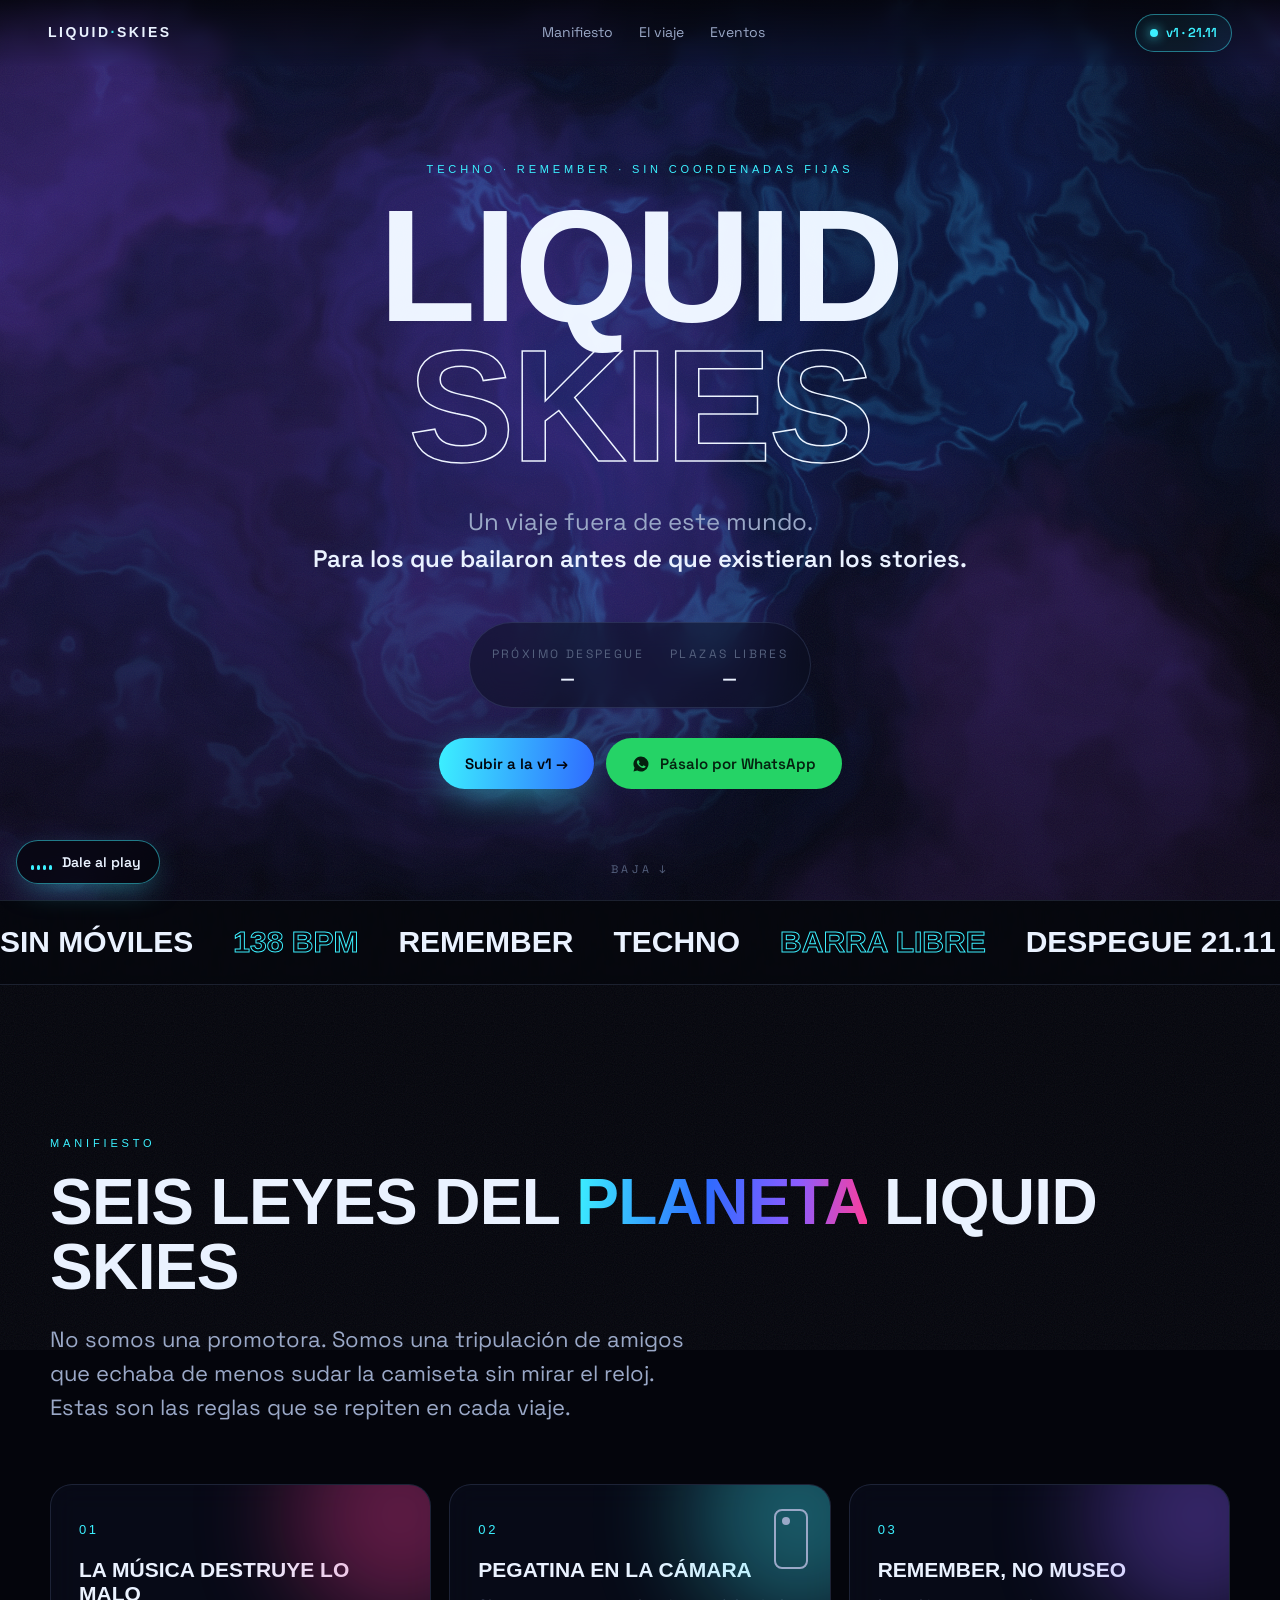
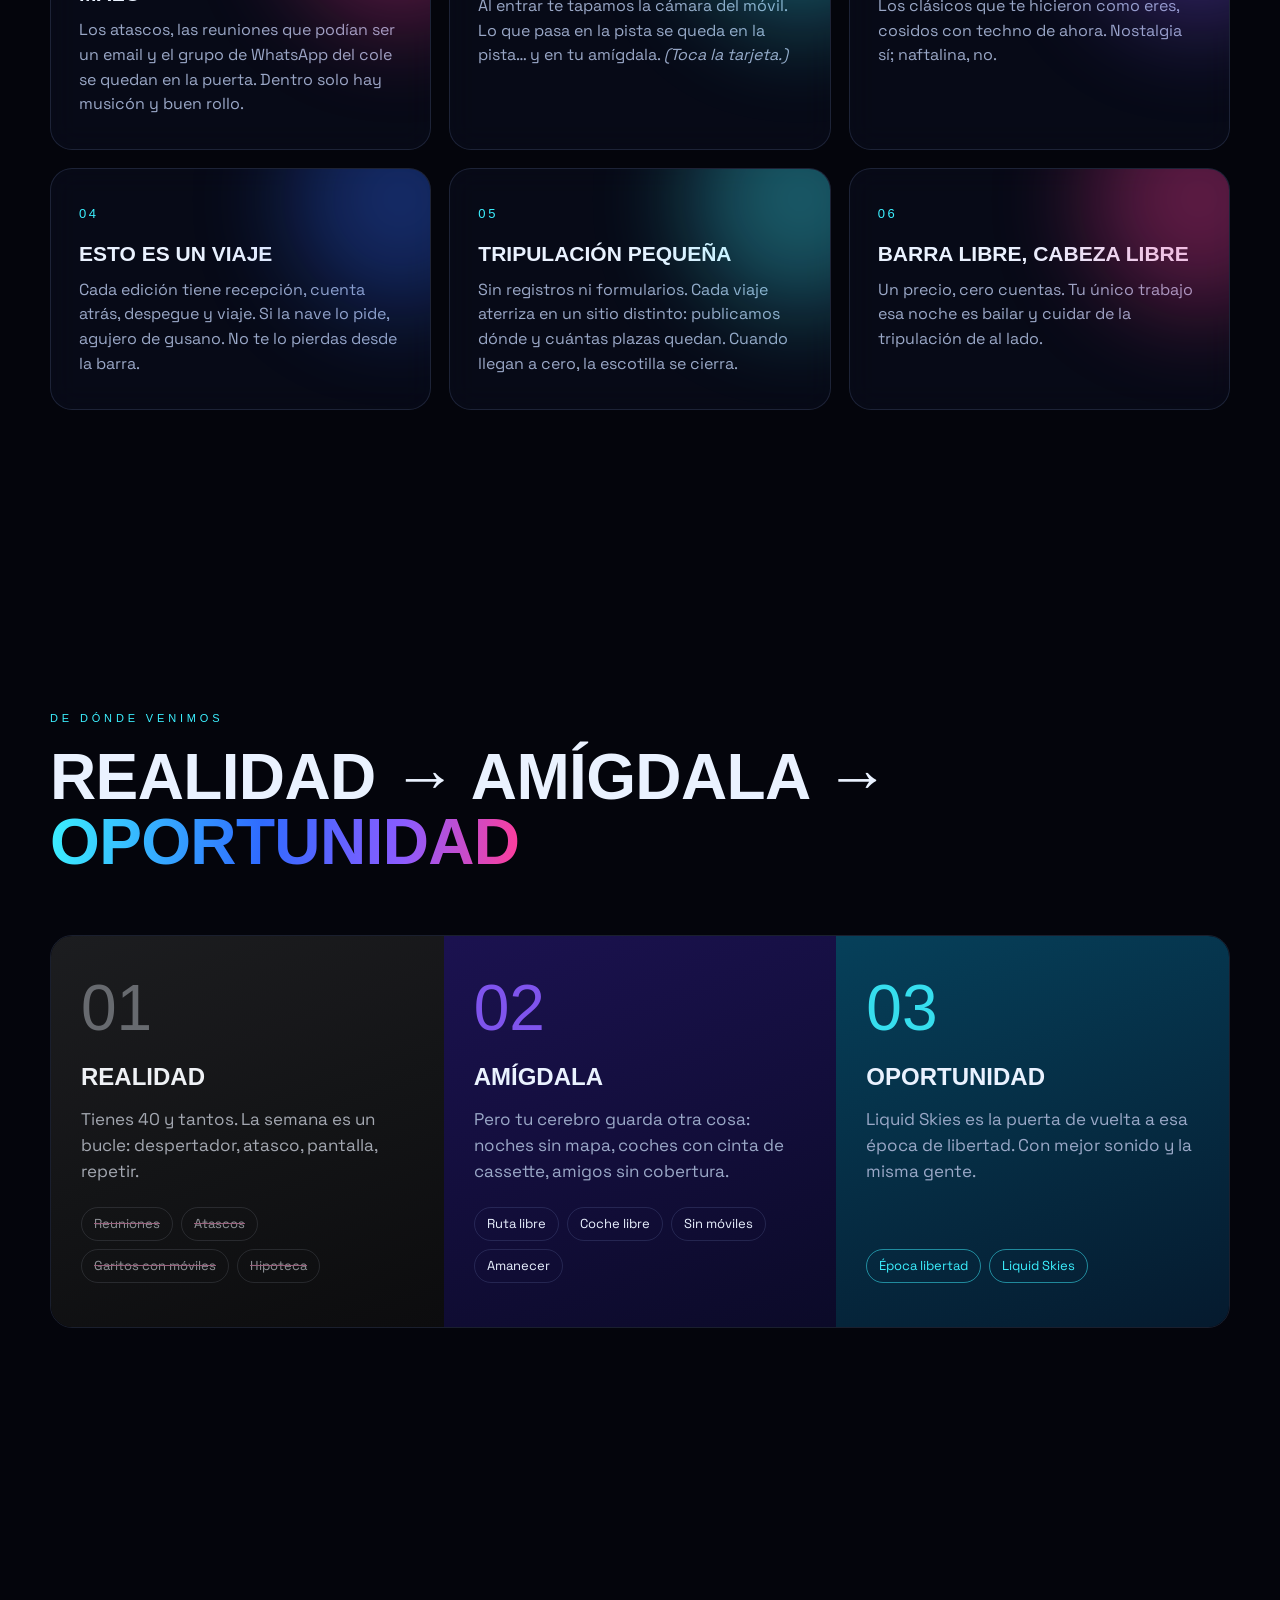
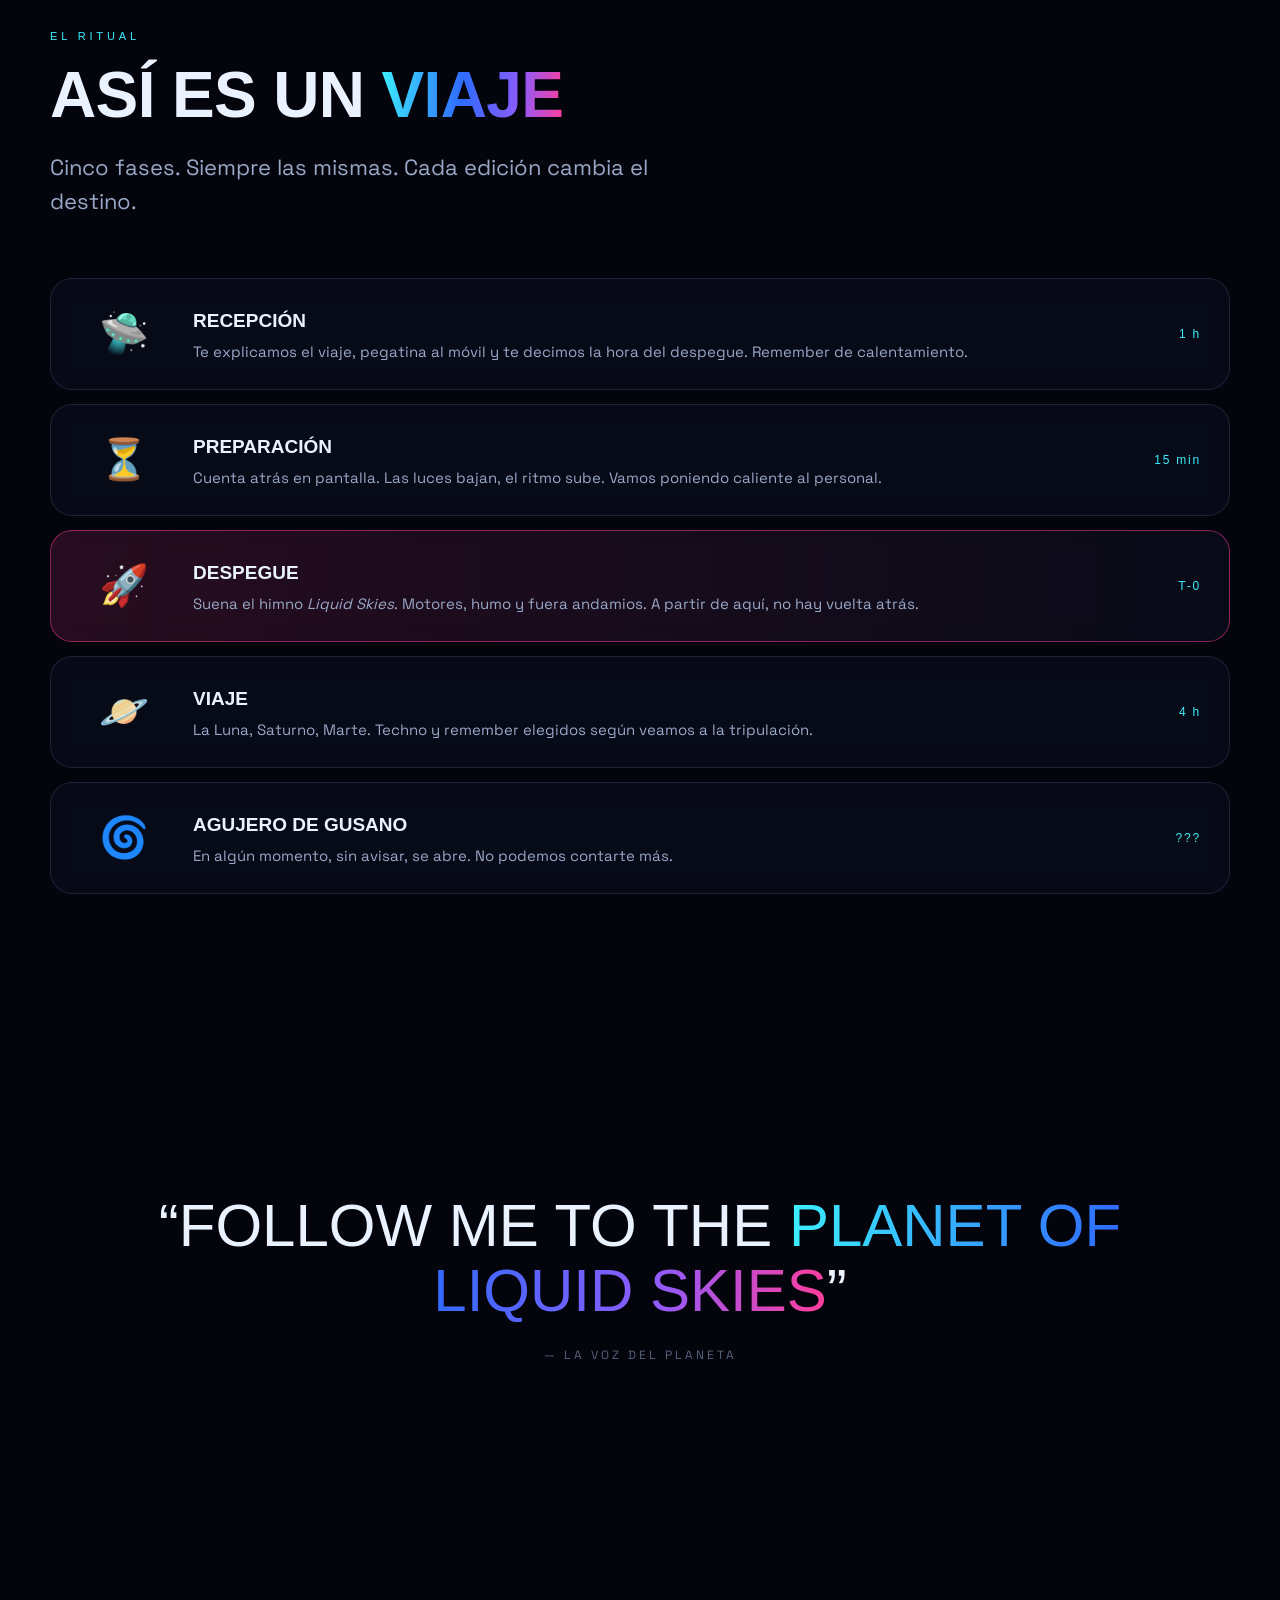
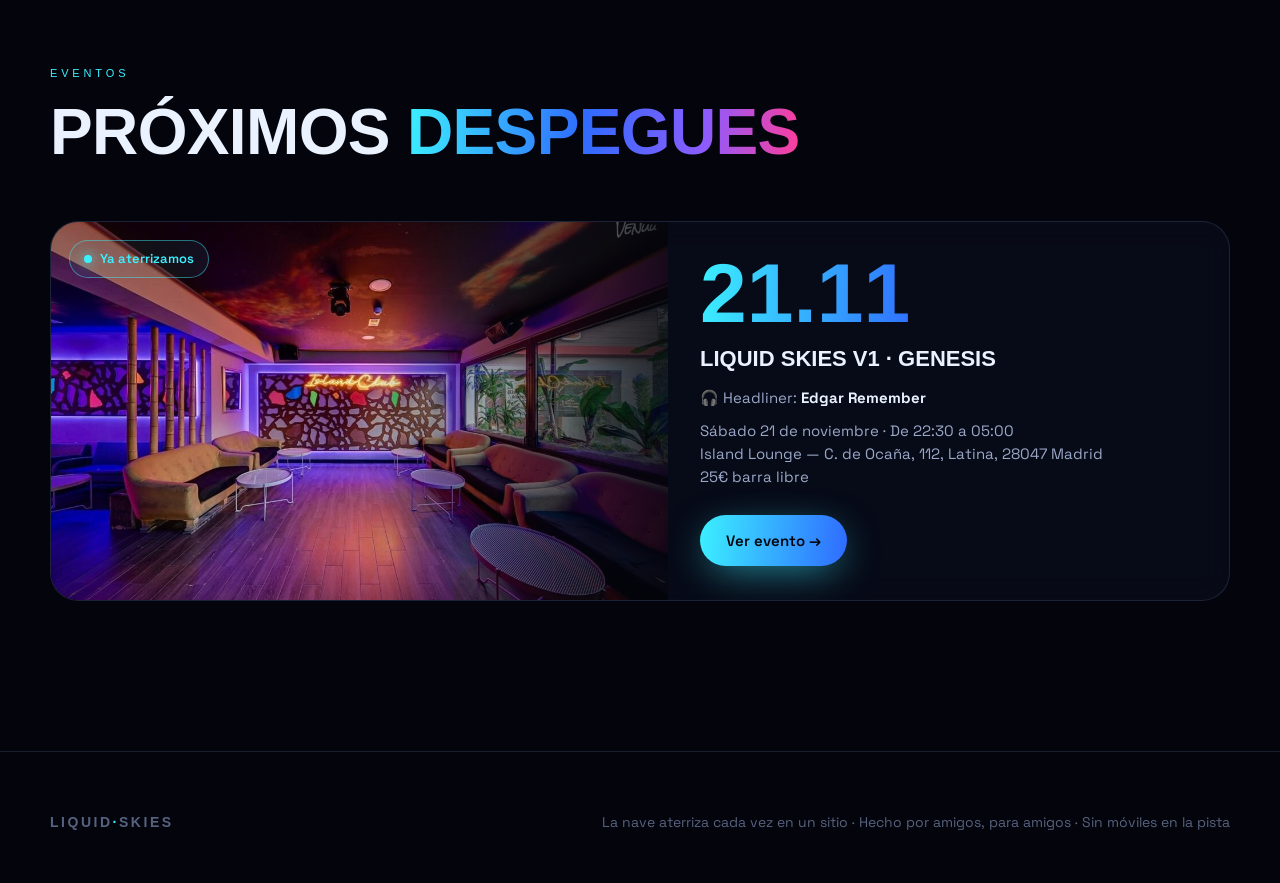
<file: index.html>
<!doctype html>
<html lang="es">
<head>
<meta charset="utf-8">
<meta name="viewport" content="width=device-width, initial-scale=1, viewport-fit=cover">
<title>Liquid Skies · Techno & Remember</title>
<meta name="description" content="Liquid Skies: un viaje fuera de este mundo. Un movimiento nómada de techno y remember para los que bailaron antes de que existieran los stories.">
<link rel="canonical" href="https://liquid-skies.netlify.app/">
<meta name="theme-color" content="#04050c">
<meta property="og:type" content="website">
<meta property="og:site_name" content="Liquid Skies">
<meta property="og:locale" content="es_ES">
<meta property="og:url" content="https://liquid-skies.netlify.app/">
<meta property="og:title" content="Liquid Skies · Un viaje fuera de este mundo">
<meta property="og:description" content="Techno & remember sin coordenadas fijas. Próximo despegue: sábado 21 de noviembre en Island Lounge.">
<meta property="og:image" content="https://liquid-skies.netlify.app/img/og-home.jpg">
<meta property="og:image:width" content="1200">
<meta property="og:image:height" content="630">
<meta name="twitter:card" content="summary_large_image">
<meta name="twitter:image" content="https://liquid-skies.netlify.app/img/og-home.jpg">
<link rel="icon" href="/img/favicon.svg" type="image/svg+xml">
<link rel="apple-touch-icon" href="/img/apple-touch-icon.png">
<link rel="preconnect" href="https://fonts.googleapis.com">
<link rel="preconnect" href="https://fonts.gstatic.com" crossorigin>
<link href="https://fonts.googleapis.com/css2?family=Space+Grotesk:wght@400;500;600;700&family=Syncopate:wght@400;700&display=swap" rel="stylesheet">
<link rel="stylesheet" href="/css/style.css">
</head>
<body data-share="🌌 Liquid Skies v1 · Techno & Remember con Edgar Remember · Sáb 21 Nov, Island Lounge (Latina) de 22:30 a 05:00. Barra libre 25€. ¿Te subes a la nave?">
<canvas id="sky" aria-hidden="true"></canvas>
<div class="grain" aria-hidden="true"></div>

<nav class="nav">
  <a class="logo" href="/">LIQUID<span>·</span>SKIES</a>
  <ul>
    <li><a href="#manifiesto">Manifiesto</a></li>
    <li><a href="#viaje">El viaje</a></li>
    <li><a href="#eventos">Eventos</a></li>
  </ul>
  <a class="pill" href="/eventos/v1/"><i class="dot"></i>v1 · 21.11</a>
</nav>

<header class="hero">
  <div>
    <p class="eyebrow">Techno · Remember · Sin coordenadas fijas</p>
    <h1>Liquid<span class="l2">Skies</span></h1>
    <p class="tag">Un viaje fuera de este mundo.<br><b>Para los que bailaron antes de que existieran los stories.</b></p>
    <div class="hero-card">
      <span><span class="k">Próximo despegue</span><br><span class="v" id="count-mini">—</span></span>
      <span><span class="k">Plazas libres</span><br><span class="v" data-seats-num>—</span></span>
    </div>
    <div class="btns">
      <a class="btn primary" href="/eventos/v1/">Subir a la v1 →</a>
      <a class="btn wa" data-wa target="_blank" rel="noopener"><svg viewBox="0 0 24 24" fill="currentColor"><path d="M12 2a10 10 0 0 0-8.6 15.1L2 22l5-1.3A10 10 0 1 0 12 2Zm5.4 14.2c-.2.6-1.3 1.2-1.8 1.2-.5.1-1 .1-3.3-.8-2.8-1.1-4.5-4-4.7-4.2-.1-.2-1.1-1.5-1.1-2.8s.7-2 1-2.3c.2-.3.5-.3.7-.3h.5c.2 0 .4 0 .6.5l.8 2c.1.2.1.3 0 .5l-.3.5-.4.4c-.1.1-.3.3-.1.6.2.3.8 1.3 1.7 2.1 1.2 1 2.1 1.3 2.4 1.5.3.1.5.1.6-.1l.9-1c.2-.3.4-.2.6-.1l1.9.9c.3.1.5.2.5.3.1.2.1.7-.1 1.3Z"/></svg>Pásalo por WhatsApp</a>
    </div>
  </div>
  <span class="scroll-hint">Baja ↓</span>
</header>

<div class="marquee" aria-hidden="true"><div class="track">
  <span>Sin móviles</span><span>138 BPM</span><span>Remember</span><span>Techno</span><span>Barra libre</span><span>Despegue 21.11</span><span>Aterrizaje sorpresa</span><span>Liquid Skies</span>
  <span>Sin móviles</span><span>138 BPM</span><span>Remember</span><span>Techno</span><span>Barra libre</span><span>Despegue 21.11</span><span>Aterrizaje sorpresa</span><span>Liquid Skies</span>
</div></div>

<section id="manifiesto">
  <div class="wrap">
    <p class="eyebrow rv">Manifiesto</p>
    <h2 class="rv">Seis leyes del <span class="grad">planeta</span> Liquid Skies</h2>
    <p class="lead rv">No somos una promotora. Somos una tripulación de amigos que echaba de menos sudar la camiseta sin mirar el reloj. Estas son las reglas que se repiten en cada viaje.</p>
    <div class="rules">
      <article class="rule rv">
        <div class="glow" style="background:var(--pink)"></div>
        <span class="n">01</span>
        <h3>La música destruye lo malo</h3>
        <p>Los atascos, las reuniones que podían ser un email y el grupo de WhatsApp del cole se quedan en la puerta. Dentro solo hay musicón y buen rollo.</p>
      </article>
      <article class="rule rv">
        <div class="glow" style="background:var(--cyan)"></div>
        <div class="phone" aria-hidden="true"><i class="sticker"></i></div>
        <span class="n">02</span>
        <h3>Pegatina en la cámara</h3>
        <p>Al entrar te tapamos la cámara del móvil. Lo que pasa en la pista se queda en la pista… y en tu amígdala. <em>(Toca la tarjeta.)</em></p>
      </article>
      <article class="rule rv">
        <div class="glow" style="background:var(--violet)"></div>
        <span class="n">03</span>
        <h3>Remember, no museo</h3>
        <p>Los clásicos que te hicieron como eres, cosidos con techno de ahora. Nostalgia sí; naftalina, no.</p>
      </article>
      <article class="rule rv">
        <div class="glow" style="background:var(--blue)"></div>
        <span class="n">04</span>
        <h3>Esto es un viaje</h3>
        <p>Cada edición tiene recepción, cuenta atrás, despegue y viaje. Si la nave lo pide, agujero de gusano. No te lo pierdas desde la barra.</p>
      </article>
      <article class="rule rv">
        <div class="glow" style="background:var(--cyan)"></div>
        <span class="n">05</span>
        <h3>Tripulación pequeña</h3>
        <p>Sin registros ni formularios. Cada viaje aterriza en un sitio distinto: publicamos dónde y cuántas plazas quedan. Cuando llegan a cero, la escotilla se cierra.</p>
      </article>
      <article class="rule rv">
        <div class="glow" style="background:var(--pink)"></div>
        <span class="n">06</span>
        <h3>Barra libre, cabeza libre</h3>
        <p>Un precio, cero cuentas. Tu único trabajo esa noche es bailar y cuidar de la tripulación de al lado.</p>
      </article>
    </div>
  </div>
</section>

<section>
  <div class="wrap">
    <p class="eyebrow rv">De dónde venimos</p>
    <h2 class="rv">Realidad → Amígdala → <span class="grad">Oportunidad</span></h2>
    <div class="arc rv">
      <div class="a1">
        <span class="num">01</span>
        <h3>Realidad</h3>
        <p>Tienes 40 y tantos. La semana es un bucle: despertador, atasco, pantalla, repetir.</p>
        <ul><li>Reuniones</li><li>Atascos</li><li>Garitos con móviles</li><li>Hipoteca</li></ul>
      </div>
      <div class="a2">
        <span class="num">02</span>
        <h3>Amígdala</h3>
        <p>Pero tu cerebro guarda otra cosa: noches sin mapa, coches con cinta de cassette, amigos sin cobertura.</p>
        <ul><li>Ruta libre</li><li>Coche libre</li><li>Sin móviles</li><li>Amanecer</li></ul>
      </div>
      <div class="a3">
        <span class="num">03</span>
        <h3>Oportunidad</h3>
        <p>Liquid Skies es la puerta de vuelta a esa época de libertad. Con mejor sonido y la misma gente.</p>
        <ul><li>Época libertad</li><li>Liquid Skies</li></ul>
      </div>
    </div>
  </div>
</section>

<section id="viaje">
  <div class="wrap">
    <p class="eyebrow rv">El ritual</p>
    <h2 class="rv">Así es un <span class="grad">viaje</span></h2>
    <p class="lead rv">Cinco fases. Siempre las mismas. Cada edición cambia el destino.</p>
    <div class="trip">
      <div class="stage rv"><div class="ic">🛸</div><div><h3>Recepción</h3><p>Te explicamos el viaje, pegatina al móvil y te decimos la hora del despegue. Remember de calentamiento.</p></div><span class="t">1 h</span></div>
      <div class="stage rv"><div class="ic">⏳</div><div><h3>Preparación</h3><p>Cuenta atrás en pantalla. Las luces bajan, el ritmo sube. Vamos poniendo caliente al personal.</p></div><span class="t">15 min</span></div>
      <div class="stage boom rv"><div class="ic">🚀</div><div><h3>Despegue</h3><p>Suena el himno <em>Liquid Skies</em>. Motores, humo y fuera andamios. A partir de aquí, no hay vuelta atrás.</p></div><span class="t">T-0</span></div>
      <div class="stage rv"><div class="ic">🪐</div><div><h3>Viaje</h3><p>La Luna, Saturno, Marte. Techno y remember elegidos según veamos a la tripulación.</p></div><span class="t">4 h</span></div>
      <div class="stage rv"><div class="ic">🌀</div><div><h3>Agujero de gusano</h3><p>En algún momento, sin avisar, se abre. No podemos contarte más.</p></div><span class="t">???</span></div>
    </div>
  </div>
</section>

<section class="quote">
  <div class="wrap">
    <blockquote class="rv">“Follow me to the <span class="grad">planet of liquid skies</span>”</blockquote>
    <cite class="rv">— la voz del planeta</cite>
  </div>
</section>

<section id="eventos">
  <div class="wrap">
    <p class="eyebrow rv">Eventos</p>
    <h2 class="rv">Próximos <span class="grad">despegues</span></h2>
    <div class="events" id="eventos-list"></div>
  </div>
</section>

<footer>
  <div class="wrap">
    <span class="logo">LIQUID<span>·</span>SKIES</span>
    <span>La nave aterriza cada vez en un sitio · Hecho por amigos, para amigos · Sin móviles en la pista</span>
  </div>
</footer>

<script src="/js/main.js" type="module"></script>
</body>
</html>
</file>
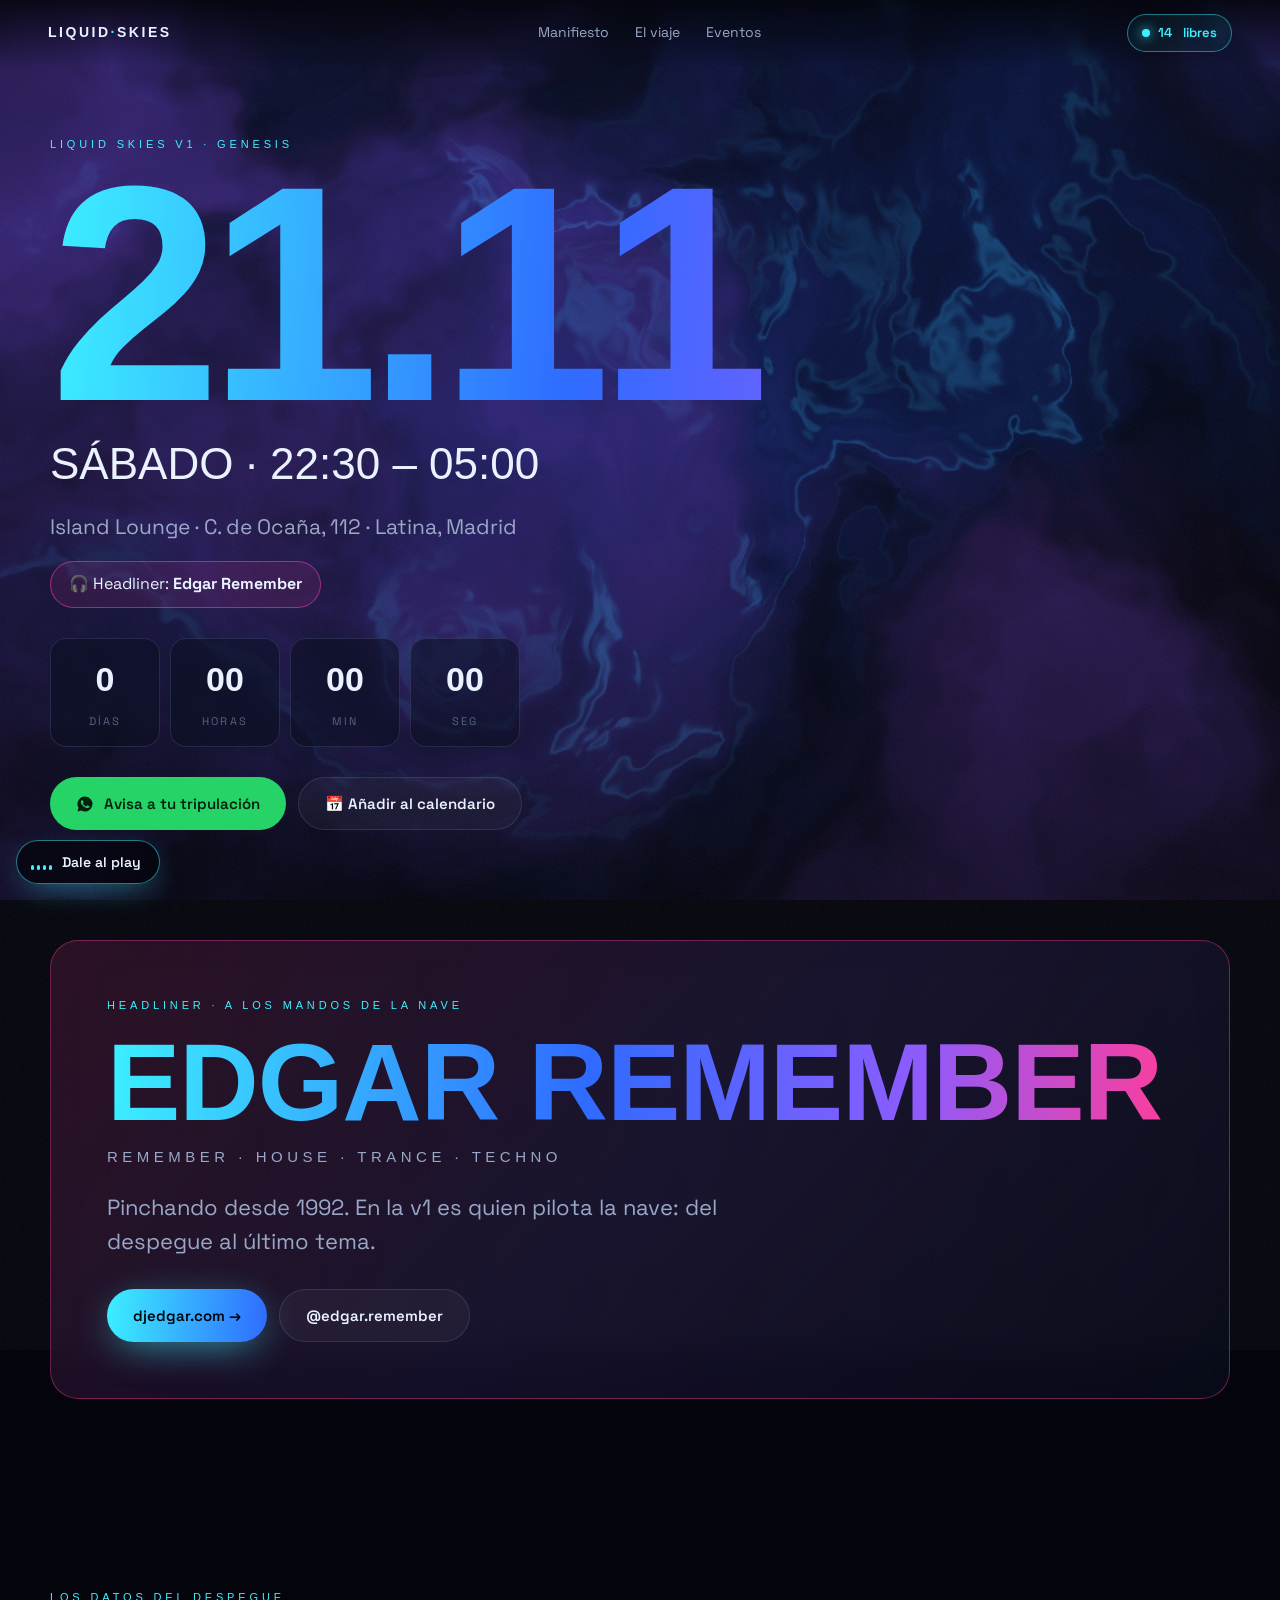
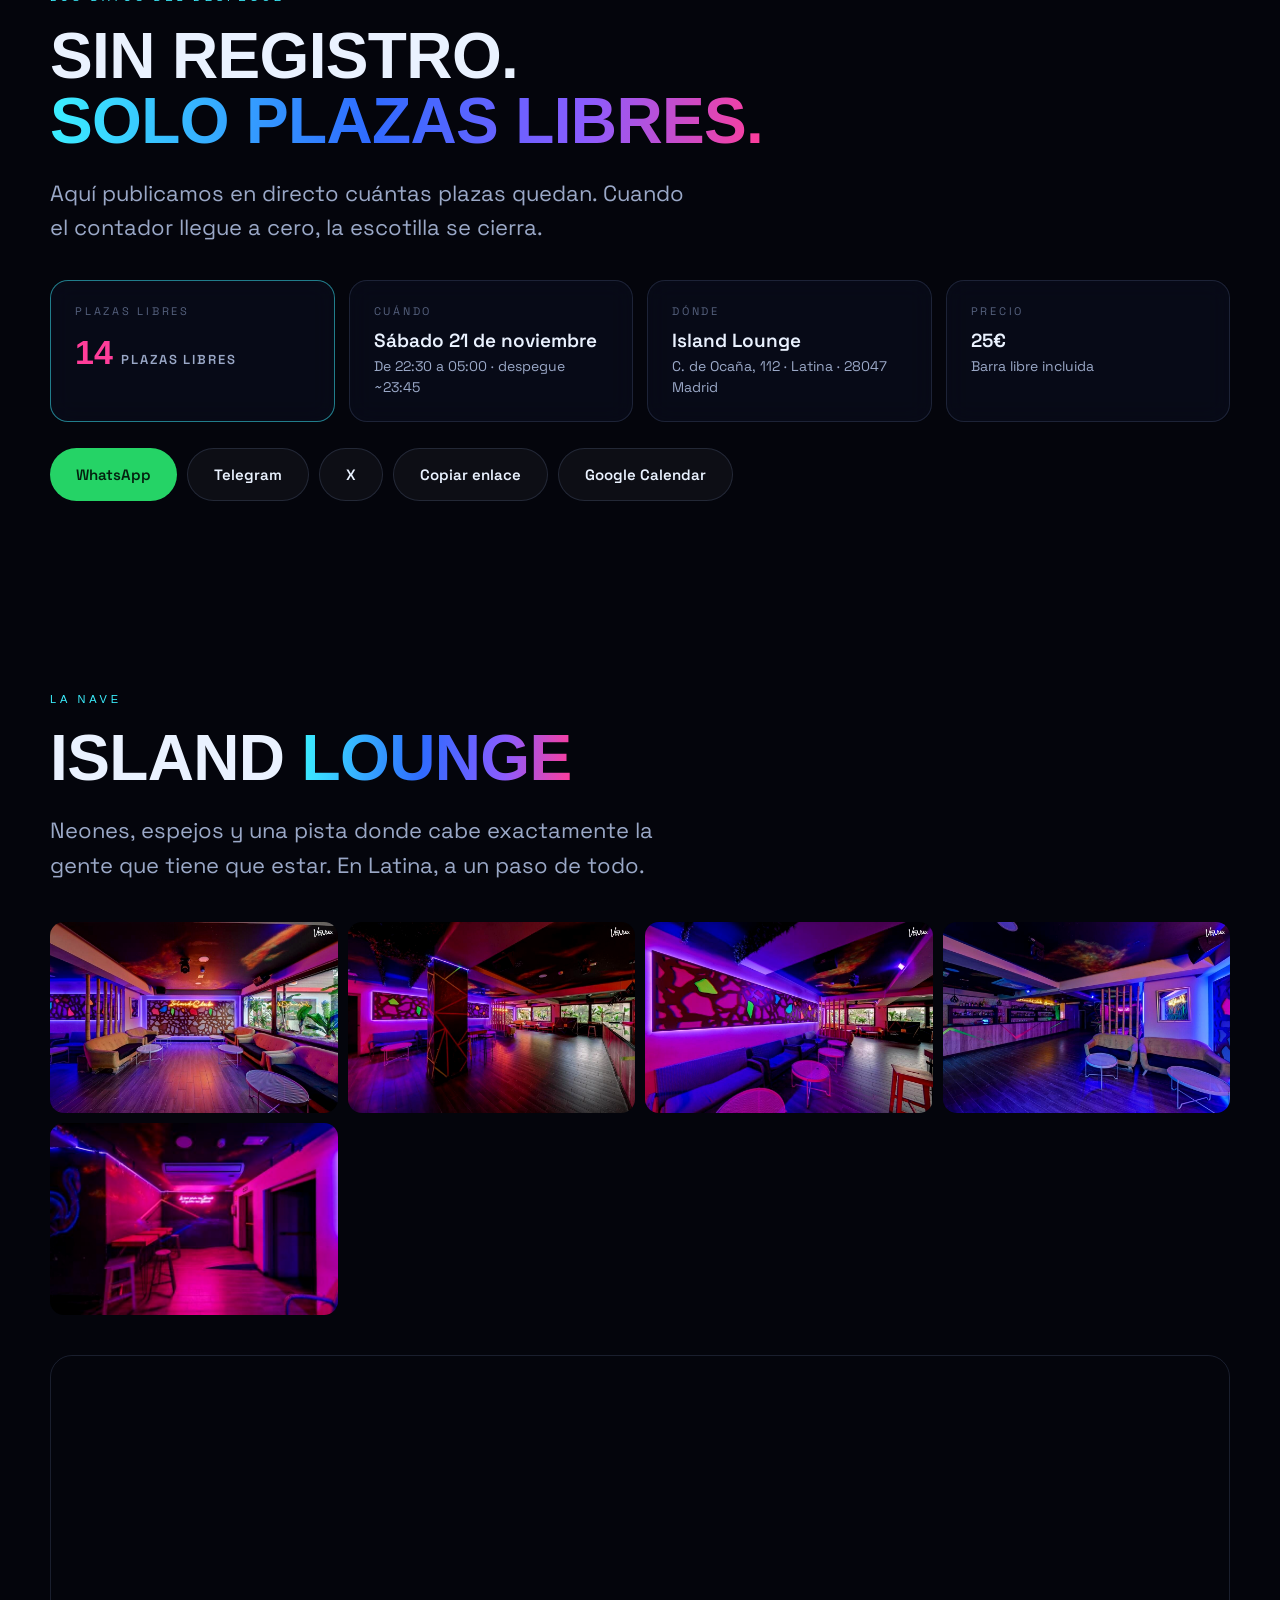
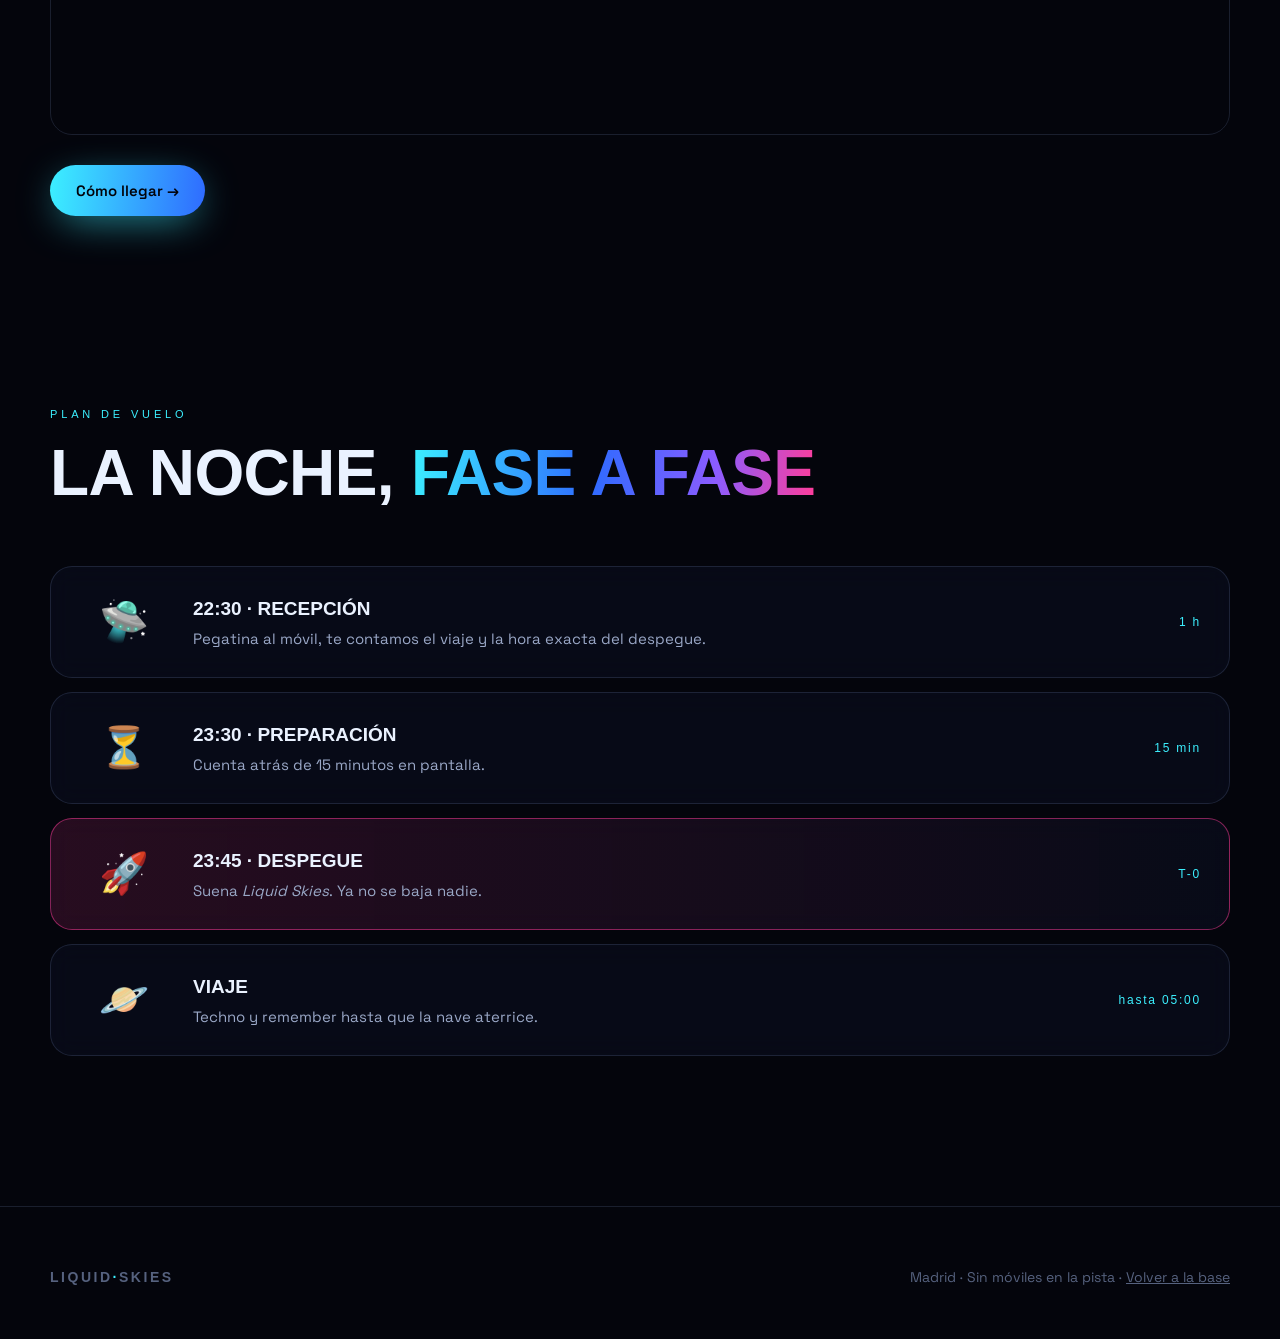
<file: eventos/v1/index.html>
<!doctype html>
<html lang="es">
<head>
<meta charset="utf-8">
<meta name="viewport" content="width=device-width, initial-scale=1, viewport-fit=cover">
<title>Liquid Skies v1 · Sáb 21 Nov · Island Lounge, Madrid</title>
<meta name="description" content="Techno & remember con Edgar Remember. Sábado 21 de noviembre de 22:30 a 05:00 en Island Lounge (C. de Ocaña 112, Latina, Madrid). Barra libre 25€. Plazas limitadas.">
<link rel="canonical" href="https://liquid-skies.netlify.app/eventos/v1/">
<meta name="theme-color" content="#04050c">
<meta property="og:type" content="website">
<meta property="og:site_name" content="Liquid Skies">
<meta property="og:locale" content="es_ES">
<meta property="og:url" content="https://liquid-skies.netlify.app/eventos/v1/">
<meta property="og:title" content="Liquid Skies v1 · Sáb 21 Nov · Madrid">
<meta property="og:description" content="Headliner: Edgar Remember. Techno & remember. Island Lounge (Latina) de 22:30 a 05:00. Barra libre 25€. Plazas limitadas.">
<meta property="og:image" content="https://liquid-skies.netlify.app/img/og-v1-2230.jpg">
<meta property="og:image:width" content="1200">
<meta property="og:image:height" content="630">
<meta name="twitter:card" content="summary_large_image">
<meta name="twitter:image" content="https://liquid-skies.netlify.app/img/og-v1-2230.jpg">
<link rel="icon" href="/img/favicon.svg" type="image/svg+xml">
<link rel="apple-touch-icon" href="/img/apple-touch-icon.png">
<link rel="preconnect" href="https://fonts.googleapis.com">
<link rel="preconnect" href="https://fonts.gstatic.com" crossorigin>
<link href="https://fonts.googleapis.com/css2?family=Space+Grotesk:wght@400;500;600;700&family=Syncopate:wght@400;700&display=swap" rel="stylesheet">
<link rel="stylesheet" href="/css/style.css">
<script type="application/ld+json">
{"@context":"https://schema.org","@type":"MusicEvent","name":"Liquid Skies v1","startDate":"2026-11-21T22:30:00+01:00","endDate":"2026-11-22T05:00:00+01:00","eventStatus":"https://schema.org/EventScheduled","eventAttendanceMode":"https://schema.org/OfflineEventAttendanceMode","location":{"@type":"Place","name":"Island Lounge","address":"C. de Ocaña, 112, Latina, 28047 Madrid"},"image":"https://liquid-skies.netlify.app/img/og-v1-2230.jpg","performer":{"@type":"Person","name":"Edgar Remember","url":"https://djedgar.com","sameAs":["https://instagram.com/edgar.remember"]},"offers":{"@type":"Offer","price":"25","priceCurrency":"EUR"}}
</script>
</head>
<body data-event="v1" data-share="🌌 Liquid Skies v1 · Techno & Remember&#10;🎧 Headliner: Edgar Remember (@edgar.remember)&#10;📅 Sábado 21 de noviembre · de 22:30 a 05:00&#10;📍 Island Lounge · C. de Ocaña 112 (Latina)&#10;🍸 Barra libre 25€ · plazas limitadas&#10;¿Te subes a la nave?">
<canvas id="sky" aria-hidden="true"></canvas>
<div class="grain" aria-hidden="true"></div>

<nav class="nav">
  <a class="logo" href="/">LIQUID<span>·</span>SKIES</a>
  <ul>
    <li><a href="/#manifiesto">Manifiesto</a></li>
    <li><a href="/#viaje">El viaje</a></li>
    <li><a href="/#eventos">Eventos</a></li>
  </ul>
  <a class="pill" href="#plazas"><i class="dot"></i><span data-seats-num>—</span>&nbsp;libres</a>
</nav>

<header class="ev-hero">
  <div class="wrap" style="width:100%">
    <p class="eyebrow">Liquid Skies v1 · Genesis</p>
    <div class="big grad">21.11</div>
    <div class="v">Sábado · 22:30 – 05:00</div>
    <p class="sub">Island Lounge · C. de Ocaña, 112 · Latina, Madrid</p>
    <a class="headline-dj" href="#headliner">🎧 Headliner: <b>Edgar Remember</b></a>
    <div class="count" id="count"></div>
    <div class="btns" style="justify-content:flex-start">
      <a class="btn wa" data-wa target="_blank" rel="noopener"><svg viewBox="0 0 24 24" fill="currentColor"><path d="M12 2a10 10 0 0 0-8.6 15.1L2 22l5-1.3A10 10 0 1 0 12 2Zm5.4 14.2c-.2.6-1.3 1.2-1.8 1.2-.5.1-1 .1-3.3-.8-2.8-1.1-4.5-4-4.7-4.2-.1-.2-1.1-1.5-1.1-2.8s.7-2 1-2.3c.2-.3.5-.3.7-.3h.5c.2 0 .4 0 .6.5l.8 2c.1.2.1.3 0 .5l-.3.5-.4.4c-.1.1-.3.3-.1.6.2.3.8 1.3 1.7 2.1 1.2 1 2.1 1.3 2.4 1.5.3.1.5.1.6-.1l.9-1c.2-.3.4-.2.6-.1l1.9.9c.3.1.5.2.5.3.1.2.1.7-.1 1.3Z"/></svg>Avisa a tu tripulación</a>
      <a class="btn" href="/eventos/v1/liquid-skies-v1.ics" download>📅 Añadir al calendario</a>
    </div>
  </div>
</header>

<section id="headliner" style="padding-top:40px">
  <div class="wrap">
    <div class="dj rv">
      <p class="eyebrow">Headliner · A los mandos de la nave</p>
      <h2 class="dj-name grad">Edgar Remember</h2>
      <p class="dj-styles">Remember · House · Trance · Techno</p>
      <p class="lead">Pinchando desde 1992. En la v1 es quien pilota la nave: del despegue al último tema.</p>
      <div class="btns" style="justify-content:flex-start">
        <a class="btn primary" href="https://djedgar.com" target="_blank" rel="noopener">djedgar.com →</a>
        <a class="btn" href="https://instagram.com/edgar.remember" target="_blank" rel="noopener">@edgar.remember</a>
      </div>
    </div>
  </div>
</section>

<section id="plazas" style="padding-top:40px">
  <div class="wrap">
    <p class="eyebrow rv">Los datos del despegue</p>
    <h2 class="rv">Sin registro.<br><span class="grad">Solo plazas libres.</span></h2>
    <p class="lead rv">Aquí publicamos en directo cuántas plazas quedan. Cuando el contador llegue a cero, la escotilla se cierra.</p>
    <div class="facts">
      <div class="fact hot rv"><div class="k">Plazas libres</div><div class="val" data-seats>—</div></div>
      <div class="fact rv"><div class="k">Cuándo</div><div class="val">Sábado 21 de noviembre<small>De 22:30 a 05:00 · despegue ~23:45</small></div></div>
      <div class="fact rv"><div class="k">Dónde</div><div class="val">Island Lounge<small>C. de Ocaña, 112 · Latina · 28047 Madrid</small></div></div>
      <div class="fact rv"><div class="k">Precio</div><div class="val">25€<small>Barra libre incluida</small></div></div>
    </div>
    <div class="share">
      <a class="btn wa" data-wa target="_blank" rel="noopener">WhatsApp</a>
      <a class="btn" data-tg target="_blank" rel="noopener">Telegram</a>
      <a class="btn" data-x target="_blank" rel="noopener">X</a>
      <button class="btn" data-native>Compartir…</button>
      <button class="btn" data-copy>Copiar enlace</button>
      <a class="btn" target="_blank" rel="noopener" href="https://calendar.google.com/calendar/render?action=TEMPLATE&text=Liquid+Skies+v1&dates=20261121T213000Z/20261122T040000Z&location=Island+Lounge,+C.+de+Oca%C3%B1a+112,+28047+Madrid&details=Techno+%26+Remember.+Barra+libre+25%E2%82%AC.+https://liquid-skies.netlify.app/eventos/v1/">Google Calendar</a>
    </div>
  </div>
</section>

<section style="padding-top:40px">
  <div class="wrap">
    <p class="eyebrow rv">La nave</p>
    <h2 class="rv">Island <span class="grad">Lounge</span></h2>
    <p class="lead rv">Neones, espejos y una pista donde cabe exactamente la gente que tiene que estar. En Latina, a un paso de todo.</p>
    <div class="gallery">
      <img class="rv" src="/img/venue/island_01.jpg" alt="Pista del Island Lounge con luces violetas" loading="lazy">
      <img class="rv" src="/img/venue/island_02.jpg" alt="Island Lounge con neones rosas" loading="lazy">
      <img class="rv" src="/img/venue/island_03.jpg" alt="Sala del Island Lounge" loading="lazy">
      <img class="rv" src="/img/venue/island_04.jpg" alt="Barra del Island Lounge" loading="lazy">
      <img class="rv" src="/img/venue/island_05.jpg" alt="Island Lounge en rojo y magenta" loading="lazy">
    </div>
    <div class="map rv">
      <iframe title="Mapa: Island Lounge, C. de Ocaña 112, Madrid" loading="lazy" referrerpolicy="no-referrer-when-downgrade" src="https://www.google.com/maps?q=Island+Lounge,+Calle+de+Oca%C3%B1a+112,+28047+Madrid&output=embed"></iframe>
    </div>
    <div class="btns" style="justify-content:flex-start">
      <a class="btn primary" target="_blank" rel="noopener" href="https://www.google.com/maps/search/?api=1&query=Island+Lounge+Calle+de+Oca%C3%B1a+112+28047+Madrid">Cómo llegar →</a>
    </div>
  </div>
</section>

<section style="padding-top:40px">
  <div class="wrap">
    <p class="eyebrow rv">Plan de vuelo</p>
    <h2 class="rv">La noche, <span class="grad">fase a fase</span></h2>
    <div class="trip">
      <div class="stage rv"><div class="ic">🛸</div><div><h3>22:30 · Recepción</h3><p>Pegatina al móvil, te contamos el viaje y la hora exacta del despegue.</p></div><span class="t">1 h</span></div>
      <div class="stage rv"><div class="ic">⏳</div><div><h3>23:30 · Preparación</h3><p>Cuenta atrás de 15 minutos en pantalla.</p></div><span class="t">15 min</span></div>
      <div class="stage boom rv"><div class="ic">🚀</div><div><h3>23:45 · Despegue</h3><p>Suena <em>Liquid Skies</em>. Ya no se baja nadie.</p></div><span class="t">T-0</span></div>
      <div class="stage rv"><div class="ic">🪐</div><div><h3>Viaje</h3><p>Techno y remember hasta que la nave aterrice.</p></div><span class="t">hasta 05:00</span></div>
    </div>
  </div>
</section>

<footer>
  <div class="wrap">
    <a class="logo" href="/">LIQUID<span>·</span>SKIES</a>
    <span>Madrid · Sin móviles en la pista · <a href="/">Volver a la base</a></span>
  </div>
</footer>

<script src="/js/main.js" type="module"></script>
</body>
</html>
</file>
<file: css/style.css>
:root {
  --bg: #04050c;
  --bg-2: #0a0d1c;
  --ink: #eaf2ff;
  --ink-dim: #9aa8c7;
  --ink-faint: #56627f;
  --cyan: #3cf0ff;
  --blue: #2f6bff;
  --violet: #8b5cff;
  --pink: #ff3d9a;
  --line: rgba(160, 190, 255, 0.14);
  --glass: rgba(12, 16, 34, 0.55);
  --radius: 22px;
  --display: "Syncopate", "Arial Black", sans-serif;
  --body: "Space Grotesk", system-ui, sans-serif;
  --gutter: clamp(16px, 4vw, 48px);
}

* { box-sizing: border-box; margin: 0; padding: 0; }
html { scroll-behavior: smooth; }
body {
  background: var(--bg);
  color: var(--ink);
  font-family: var(--body);
  font-size: 17px;
  line-height: 1.55;
  overflow-x: hidden;
  -webkit-font-smoothing: antialiased;
}
img { max-width: 100%; display: block; }
a { color: inherit; }
::selection { background: var(--cyan); color: var(--bg); }

/* ---------- Sky canvas ---------- */
#sky {
  position: fixed; inset: 0; width: 100%; height: 100%;
  z-index: -2;
  background: radial-gradient(120% 80% at 50% 0%, #10225a 0%, #070b1f 45%, var(--bg) 100%);
}
.grain {
  position: fixed; inset: -50%; z-index: -1; pointer-events: none; opacity: .07;
  background-image: url("data:image/svg+xml;utf8,<svg xmlns='http://www.w3.org/2000/svg' width='160' height='160'><filter id='n'><feTurbulence type='fractalNoise' baseFrequency='.9' numOctaves='2'/></filter><rect width='100%' height='100%' filter='url(%23n)'/></svg>");
  animation: grain 1s steps(4) infinite;
}
@keyframes grain { 0%{transform:translate(0,0)} 25%{transform:translate(-3%,2%)} 50%{transform:translate(2%,-3%)} 75%{transform:translate(-2%,-1%)} }

/* ---------- Nav ---------- */
.nav {
  position: fixed; top: 0; left: 0; right: 0; z-index: 50;
  display: flex; align-items: center; justify-content: space-between; gap: 16px;
  padding: 14px var(--gutter);
  background: linear-gradient(to bottom, rgba(4,5,12,.85), rgba(4,5,12,0));
  backdrop-filter: blur(6px);
}
.logo { font-family: var(--display); font-weight: 700; letter-spacing: .18em; font-size: 14px; text-decoration: none; white-space: nowrap; }
.logo span { color: var(--cyan); }
.nav ul { display: flex; gap: 26px; list-style: none; font-size: 14px; }
.nav ul a { text-decoration: none; color: var(--ink-dim); transition: color .2s; }
.nav ul a:hover { color: var(--ink); }
.pill {
  display: inline-flex; align-items: center; gap: 8px;
  padding: 8px 14px; border-radius: 99px; font-size: 13px; font-weight: 600; text-decoration: none;
  border: 1px solid rgba(60,240,255,.45); color: var(--cyan); white-space: nowrap;
  background: rgba(60,240,255,.06);
}
.dot { width: 8px; height: 8px; border-radius: 50%; background: var(--cyan); box-shadow: 0 0 12px var(--cyan); animation: pulse 1.6s infinite; }
@keyframes pulse { 50% { opacity: .25; } }
@media (max-width: 760px) { .nav ul { display: none; } }

/* ---------- Layout ---------- */
section { padding: clamp(80px, 12vw, 150px) var(--gutter); position: relative; }
.wrap { max-width: 1180px; margin: 0 auto; }
.eyebrow { font-family: var(--display); font-size: 11px; letter-spacing: .35em; text-transform: uppercase; color: var(--cyan); margin-bottom: 18px; }
h2 { font-family: var(--display); font-weight: 700; font-size: clamp(30px, 5.4vw, 64px); line-height: 1.02; letter-spacing: -.01em; text-transform: uppercase; }
.lead { font-size: clamp(18px, 2vw, 22px); color: var(--ink-dim); max-width: 640px; margin-top: 22px; }
.grad { background: linear-gradient(95deg, var(--cyan), var(--blue) 45%, var(--violet) 75%, var(--pink)); -webkit-background-clip: text; background-clip: text; color: transparent; }

/* ---------- Hero ---------- */
.hero { min-height: 100svh; display: grid; place-items: center; text-align: center; padding-top: 110px; padding-bottom: 60px; }
.hero h1 {
  font-family: var(--display); font-weight: 700; text-transform: uppercase;
  font-size: clamp(44px, 12.5vw, 190px); line-height: .88; letter-spacing: -.02em;
  mix-blend-mode: screen;
}
.hero h1 .l2 { display: block; -webkit-text-stroke: 1.5px var(--ink); color: transparent; }
.hero .tag { margin-top: 26px; font-size: clamp(17px, 2.2vw, 24px); color: var(--ink-dim); }
.hero .tag b { color: var(--ink); font-weight: 600; }
.hero-card {
  margin: 44px auto 0; display: inline-flex; flex-wrap: wrap; justify-content: center; align-items: center; gap: 12px 26px;
  padding: 16px 22px; border-radius: 99px; border: 1px solid var(--line); background: var(--glass); backdrop-filter: blur(14px);
}
.hero-card .k { font-size: 12px; letter-spacing: .2em; text-transform: uppercase; color: var(--ink-faint); }
.hero-card .v { font-weight: 700; font-variant-numeric: tabular-nums; }
.btns { display: flex; flex-wrap: wrap; gap: 12px; justify-content: center; margin-top: 30px; }
.btn {
  display: inline-flex; align-items: center; gap: 10px; cursor: pointer;
  padding: 16px 26px; border-radius: 99px; font: 600 15px var(--body); text-decoration: none;
  border: 1px solid var(--line); color: var(--ink); background: rgba(255,255,255,.04);
  transition: transform .2s, background .2s, box-shadow .2s;
}
.btn:hover { transform: translateY(-2px); background: rgba(255,255,255,.08); }
.btn.primary { background: linear-gradient(95deg, var(--cyan), var(--blue)); color: #02030a; border: 0; box-shadow: 0 10px 40px -10px rgba(60,240,255,.7); }
.btn.wa { background: #25d366; color: #04210f; border: 0; }
.btn svg { width: 18px; height: 18px; }
.scroll-hint { position: absolute; bottom: 22px; left: 50%; transform: translateX(-50%); font-size: 11px; letter-spacing: .3em; color: var(--ink-faint); text-transform: uppercase; }

/* ---------- Marquee ---------- */
.marquee { overflow: hidden; border-block: 1px solid var(--line); padding: 18px 0; background: rgba(4,5,12,.6); backdrop-filter: blur(4px); }
.marquee .track { display: flex; width: max-content; animation: marq 30s linear infinite; }
.marquee span { font-family: var(--display); font-weight: 700; font-size: clamp(18px, 2.6vw, 30px); text-transform: uppercase; padding-right: 40px; white-space: nowrap; }
.marquee span:nth-child(3n+2) { color: transparent; -webkit-text-stroke: 1px var(--cyan); }
@keyframes marq { to { transform: translateX(-50%); } }

/* ---------- Manifiesto ---------- */
.rules { display: grid; grid-template-columns: repeat(auto-fit, minmax(300px, 1fr)); gap: 18px; margin-top: 60px; }
.rule {
  position: relative; padding: 30px 28px 32px; border-radius: var(--radius);
  border: 1px solid var(--line); background: var(--glass); backdrop-filter: blur(14px);
  overflow: hidden; transition: transform .35s, border-color .35s;
}
.rule:hover { transform: translateY(-6px) rotate(-.4deg); border-color: rgba(60,240,255,.5); }
.rule .n { font-family: var(--display); font-size: 13px; color: var(--cyan); letter-spacing: .2em; }
.rule h3 { font-family: var(--display); text-transform: uppercase; font-size: 21px; line-height: 1.15; margin: 16px 0 12px; }
.rule p { color: var(--ink-dim); font-size: 16px; }
.rule .glow { position: absolute; width: 220px; height: 220px; right: -80px; top: -80px; border-radius: 50%; filter: blur(50px); opacity: .35; pointer-events: none; }

/* phone + sticker */
.phone { position: absolute; right: 22px; top: 24px; width: 34px; height: 60px; border-radius: 8px; border: 2px solid var(--ink-dim); }
.phone::before { content: ""; position: absolute; top: 6px; left: 6px; width: 8px; height: 8px; border-radius: 50%; background: var(--ink-dim); }
.phone .sticker {
  position: absolute; top: 1px; left: 1px; width: 20px; height: 20px; border-radius: 50%;
  background: conic-gradient(var(--cyan), var(--violet), var(--pink), var(--cyan));
  transform: scale(0) rotate(-120deg); transition: transform .45s cubic-bezier(.3,1.8,.5,1);
}
.rule:hover .phone .sticker, .rule.stuck .phone .sticker { transform: scale(1) rotate(0); }

/* ---------- Realidad / Amígdala / Oportunidad ---------- */
.arc { display: grid; grid-template-columns: repeat(3, 1fr); gap: 0; margin-top: 60px; border-radius: var(--radius); overflow: hidden; border: 1px solid var(--line); }
.arc > div { padding: 40px 30px 44px; position: relative; min-height: 360px; display: flex; flex-direction: column; }
.arc .num { font-family: var(--display); font-size: 64px; line-height: 1; opacity: .9; }
.arc h3 { font-family: var(--display); text-transform: uppercase; font-size: 24px; margin: 18px 0 10px; }
.arc p { color: var(--ink-dim); }
.arc ul { list-style: none; margin-top: auto; padding-top: 22px; display: flex; flex-wrap: wrap; gap: 8px; }
.arc li { font-size: 13px; padding: 6px 12px; border-radius: 99px; border: 1px solid var(--line); }
.arc .a1 { background: linear-gradient(160deg, #1a1d26, #0b0c11); filter: saturate(.3); }
.arc .a1 .num { color: #6b7385; }
.arc .a1 li { text-decoration: line-through; text-decoration-color: var(--pink); color: #8b93a6; }
.arc .a2 { background: linear-gradient(160deg, #1b1250, #0b0a28); }
.arc .a2 .num { color: var(--violet); }
.arc .a3 { background: linear-gradient(160deg, #06405a, #051a2e); }
.arc .a3 .num { color: var(--cyan); }
.arc .a3 li { border-color: rgba(60,240,255,.5); color: var(--cyan); }
@media (max-width: 860px) { .arc { grid-template-columns: 1fr; } .arc > div { min-height: 0; } }

/* ---------- Viaje (timeline) ---------- */
.trip { margin-top: 60px; display: grid; gap: 14px; }
.stage {
  display: grid; grid-template-columns: 90px 1fr auto; gap: 24px; align-items: center;
  padding: 24px 28px; border-radius: var(--radius); border: 1px solid var(--line); background: var(--glass); backdrop-filter: blur(12px);
}
.stage .ic { font-size: 40px; text-align: center; }
.stage h3 { font-family: var(--display); text-transform: uppercase; font-size: 19px; }
.stage p { color: var(--ink-dim); font-size: 15px; margin-top: 4px; }
.stage .t { font-family: var(--display); font-size: 12px; letter-spacing: .15em; color: var(--cyan); text-align: right; white-space: nowrap; }
.stage.boom { border-color: rgba(255,61,154,.5); background: linear-gradient(90deg, rgba(255,61,154,.14), var(--glass)); }
@media (max-width: 640px) {
  .stage { grid-template-columns: 50px 1fr; gap: 14px; padding: 20px; }
  .stage .ic { font-size: 30px; }
  .stage .t { grid-column: 2; text-align: left; }
}

/* ---------- Quote ---------- */
.quote { text-align: center; }
.quote blockquote { font-family: var(--display); text-transform: uppercase; font-size: clamp(26px, 5vw, 60px); line-height: 1.08; max-width: 1000px; margin: 0 auto; }
.quote cite { display: block; margin-top: 22px; color: var(--ink-faint); font-style: normal; letter-spacing: .25em; font-size: 12px; text-transform: uppercase; }

/* ---------- Eventos ---------- */
.events { display: grid; gap: 22px; margin-top: 56px; }
.ev {
  display: grid; grid-template-columns: 1.1fr 1fr; border-radius: 28px; overflow: hidden;
  border: 1px solid var(--line); background: var(--glass); backdrop-filter: blur(14px); text-decoration: none;
  transition: transform .35s, border-color .35s;
}
.ev:hover { transform: translateY(-4px); border-color: rgba(60,240,255,.5); }
.ev .ph { position: relative; min-height: 320px; background-size: cover; background-position: center; }
.ev .ph::after { content: ""; position: absolute; inset: 0; background: linear-gradient(90deg, transparent 50%, rgba(4,5,12,.85)); }
.ev .badge { position: absolute; z-index: 2; left: 18px; top: 18px; }
.ev .info { padding: 34px 32px; display: flex; flex-direction: column; gap: 10px; }
.ev .date { font-family: var(--display); font-size: clamp(48px, 7vw, 84px); line-height: .9; font-weight: 700; }
.ev h3 { font-family: var(--display); text-transform: uppercase; font-size: 22px; }
.ev .meta { color: var(--ink-dim); font-size: 15px; }
.ev .cta { margin-top: auto; padding-top: 16px; display: flex; align-items: center; justify-content: space-between; gap: 12px; flex-wrap: wrap; }
.seats { display: inline-flex; align-items: baseline; gap: 8px; }
.seats b { font-family: var(--display); font-size: 34px; color: var(--cyan); font-variant-numeric: tabular-nums; }
.seats span { font-size: 13px; color: var(--ink-dim); text-transform: uppercase; letter-spacing: .15em; }
.seats.low b { color: var(--pink); }
.seats.zero b { color: var(--ink-faint); }
@media (max-width: 800px) { .ev { grid-template-columns: 1fr; } .ev .ph { min-height: 220px; } .ev .ph::after { background: linear-gradient(180deg, transparent 50%, rgba(4,5,12,.85)); } }

/* ---------- Event page ---------- */
.ev-hero { min-height: 100svh; display: flex; align-items: flex-end; padding: 120px var(--gutter) 70px; }
.ev-hero .big { font-family: var(--display); font-weight: 700; font-size: clamp(90px, 24vw, 330px); line-height: .8; letter-spacing: -.04em; }
.ev-hero .v { font-family: var(--display); text-transform: uppercase; font-size: clamp(22px, 3.6vw, 44px); margin-top: 14px; }
.ev-hero .sub { color: var(--ink-dim); font-size: clamp(17px, 2vw, 21px); margin-top: 12px; }
.facts { display: grid; grid-template-columns: repeat(auto-fit, minmax(230px, 1fr)); gap: 14px; margin-top: 36px; }
.fact { padding: 22px 24px; border-radius: 18px; border: 1px solid var(--line); background: var(--glass); backdrop-filter: blur(12px); }
.fact .k { font-size: 11px; letter-spacing: .25em; text-transform: uppercase; color: var(--ink-faint); }
.fact .val { font-size: 19px; font-weight: 600; margin-top: 6px; }
.fact .val small { display: block; font-size: 14px; color: var(--ink-dim); font-weight: 400; }
.fact.hot { border-color: rgba(60,240,255,.5); }
.count { display: flex; gap: 10px; margin-top: 30px; flex-wrap: wrap; }
.count div { flex: 1; min-width: 70px; max-width: 110px; padding: 14px 12px; text-align: center; border-radius: 16px; border: 1px solid var(--line); background: var(--glass); }
.count b { display: block; font-family: var(--display); font-size: 34px; font-variant-numeric: tabular-nums; }
.count span { font-size: 11px; letter-spacing: .2em; text-transform: uppercase; color: var(--ink-faint); }
.gallery { display: grid; grid-template-columns: repeat(auto-fill, minmax(240px, 1fr)); gap: 10px; margin-top: 40px; }
.gallery img { width: 100%; aspect-ratio: 3/2; object-fit: cover; border-radius: 14px; filter: saturate(1.1) contrast(1.05); transition: transform .4s; }
.gallery img:hover { transform: scale(1.03); }
.map { margin-top: 40px; border-radius: var(--radius); overflow: hidden; border: 1px solid var(--line); height: 380px; }
.map iframe { width: 100%; height: 100%; border: 0; filter: invert(.92) hue-rotate(185deg) saturate(.8); }
.share { display: flex; flex-wrap: wrap; gap: 10px; margin-top: 26px; }
.toast { position: fixed; bottom: 24px; left: 50%; transform: translate(-50%, 120px); background: var(--ink); color: var(--bg); padding: 12px 20px; border-radius: 99px; font-weight: 600; transition: transform .35s; z-index: 99; }
.toast.on { transform: translate(-50%, 0); }

/* ---------- Footer ---------- */
footer { padding: 60px var(--gutter) 50px; border-top: 1px solid var(--line); color: var(--ink-faint); font-size: 14px; }
footer .wrap { display: flex; flex-wrap: wrap; justify-content: space-between; gap: 20px; align-items: center; }

/* ---------- Reveal ---------- */
.rv { opacity: 0; transform: translateY(30px); transition: opacity .9s, transform .9s cubic-bezier(.2,.7,.2,1); }
.rv.in { opacity: 1; transform: none; }
@media (prefers-reduced-motion: reduce) {
  .rv { opacity: 1; transform: none; }
  .marquee .track, .grain, .dot { animation: none; }
}

/* ---------- Música ---------- */
.music {
  position: fixed; left: 16px; bottom: 16px; z-index: 60; cursor: pointer;
  display: inline-flex; align-items: center; gap: 10px; padding: 12px 18px 12px 14px; border-radius: 99px;
  border: 1px solid rgba(60,240,255,.5); background: rgba(4,5,12,.75); backdrop-filter: blur(10px);
  color: var(--ink); font: 600 14px var(--body); box-shadow: 0 10px 30px -10px rgba(60,240,255,.5);
  animation: nudge 2.4s ease-in-out infinite;
}
.music.on { animation: none; }
.music .eq { display: inline-flex; align-items: flex-end; gap: 3px; height: 16px; }
.music .eq i { width: 3px; height: 30%; background: var(--cyan); border-radius: 2px; }
.music.on .eq i { animation: eq .9s ease-in-out infinite; }
.music.on .eq i:nth-child(2) { animation-delay: -.3s; } .music.on .eq i:nth-child(3) { animation-delay: -.6s; } .music.on .eq i:nth-child(4) { animation-delay: -.15s; }
@keyframes eq { 0%,100% { height: 25%; } 50% { height: 100%; } }
@keyframes nudge { 50% { transform: translateY(-4px); } }
@media (prefers-reduced-motion: reduce) { .music, .music.on .eq i { animation: none; } }

/* ---------- Headliner ---------- */
.headline-dj { display: inline-block; margin-top: 18px; padding: 10px 18px; border-radius: 99px; border: 1px solid rgba(255,61,154,.55); background: rgba(255,61,154,.1); text-decoration: none; font-size: 16px; }
.dj { padding: clamp(28px, 5vw, 56px); border-radius: 28px; border: 1px solid rgba(255,61,154,.4); background: linear-gradient(135deg, rgba(255,61,154,.14), rgba(139,92,255,.12) 50%, var(--glass)); backdrop-filter: blur(14px); }
.dj-name { font-family: var(--display); font-size: clamp(28px, 8.6vw, 130px); overflow-wrap: anywhere; line-height: .9; text-transform: uppercase; }
.dj-styles { font-family: var(--display); font-size: clamp(12px, 1.6vw, 15px); letter-spacing: .3em; text-transform: uppercase; color: var(--ink-dim); margin-top: 14px; }
</file>
